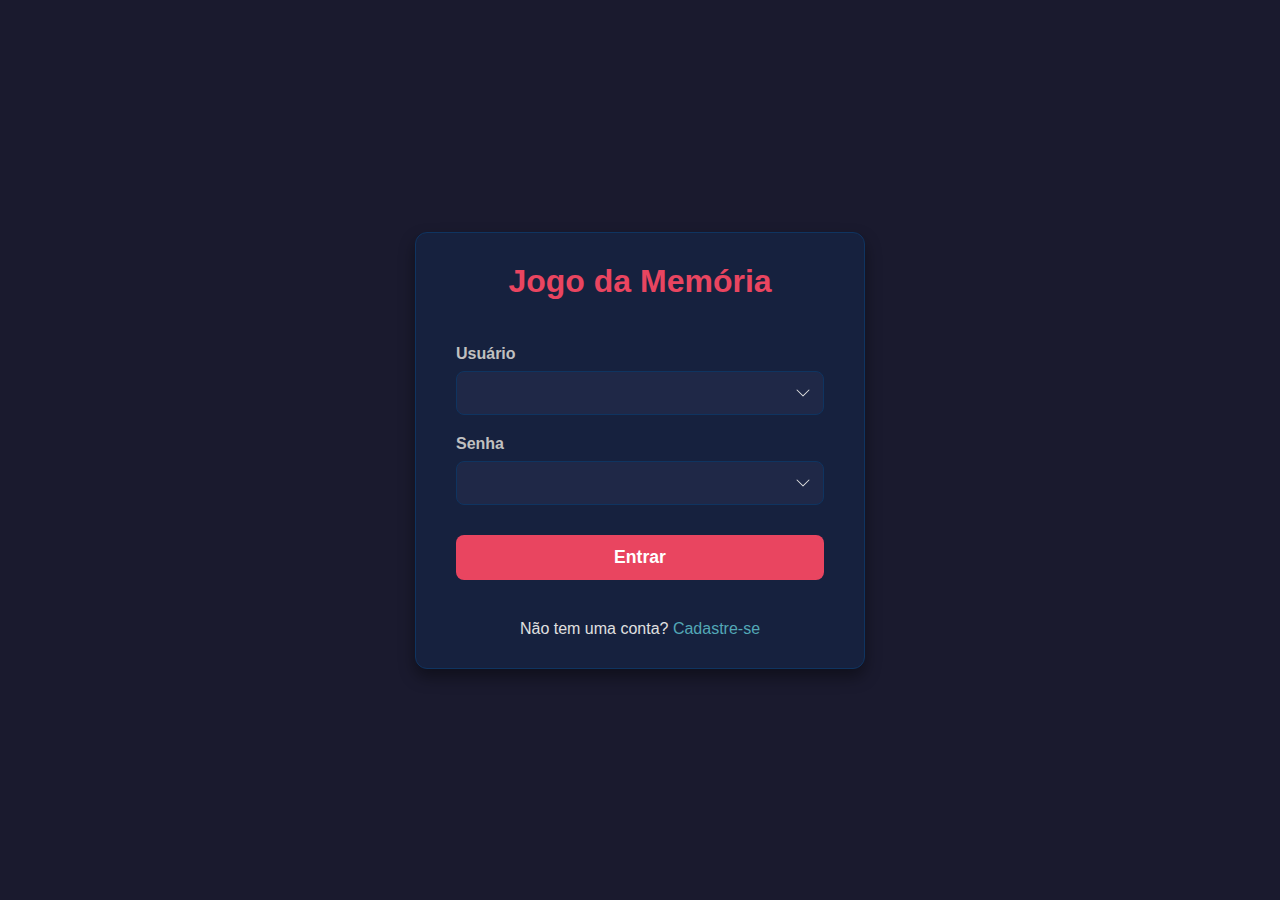
<file: index.html>
<!DOCTYPE html>
<html lang="pt-BR">
<head>
    <meta charset="UTF-8">
    <meta name="viewport" content="width=device-width, initial-scale=1.0">
    <title>Jogo da Memória - Login</title>
    <link rel="stylesheet" href="index.css">
</head>
<body>
    <main class="container form-container">
        <header>
            <h1>Jogo da Memória</h1>
        </header>
        <!-- O formulário aponta para a página do jogo para simular a navegação -->
        <form action="jogo.html" method="get">
            <div class="form-group">
                <label for="username">Usuário</label>
                <input type="text" id="username" name="username" required>
            </div>
            <div class="form-group">
                <label for="password">Senha</label>
                <input type="password" id="password" name="password" required>
            </div>
            <button type="submit" class="btn">Entrar</button>
        </form>
        <footer>
            <div class="form-link">
                <p>Não tem uma conta? <a href="cadastro.html">Cadastre-se</a></p>
            </div>
        </footer>
    </main>
</body>
</html>
</file>
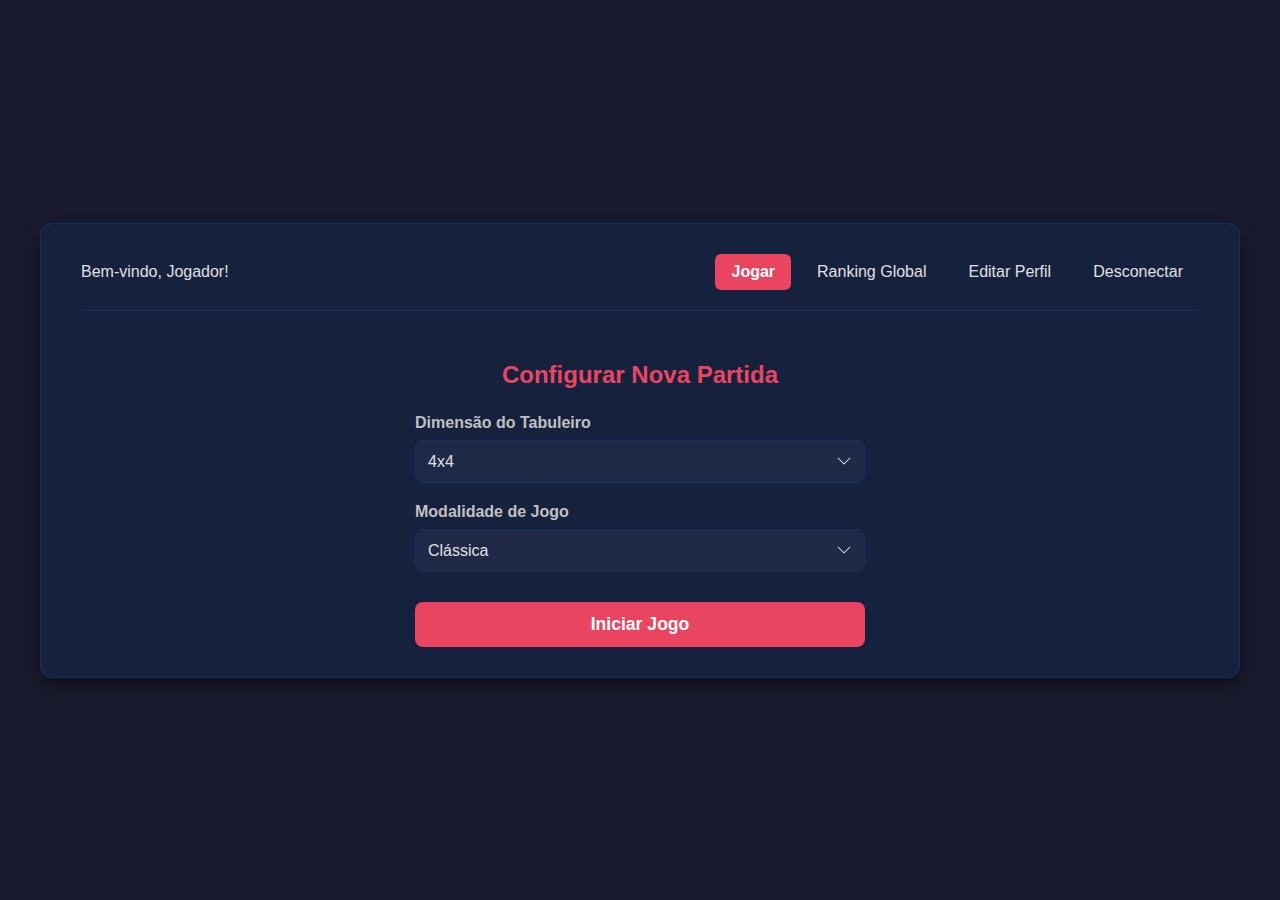
<file: config.html>
<!DOCTYPE html>
<html lang="pt-BR">
<head>
    <meta charset="UTF-8">
    <meta name="viewport" content="width=device-width, initial-scale=1.0">
    <title>Configurar Partida - Jogo da Memória</title>
    <link rel="stylesheet" href="index.css">
</head>
<body>
    <div class="container">
        <header class="main-header">
            <div class="welcome-message">
                Bem-vindo, <span>Jogador</span>!
            </div>
            <nav>
                <a href="jogo.html" class="active">Jogar</a>
                <a href="ranking.html">Ranking Global</a>
                <a href="perfil.html">Editar Perfil</a>
                <a href="index.html">Desconectar</a>
            </nav>
        </header>
        <main>
            <section class="form-container" style="margin-top: 20px;">
                <h2>Configurar Nova Partida</h2>
                <form id="configForm">
                    <div class="form-group">
                        <label for="board-size">Dimensão do Tabuleiro</label>
                        <select id="board-size" name="board-size">
                            <option value="2">2x2</option>
                            <option value="4" selected>4x4</option>
                            <option value="6">6x6</option>
                            <option value="8">8x8</option>
                        </select>
                    </div>
                    <div class="form-group">
                        <label for="game-mode">Modalidade de Jogo</label>
                        <select id="game-mode" name="game-mode">
                            <option value="classic">Clássica</option>
                            <option value="time-attack">Contra o Tempo</option>
                        </select>
                    </div>
                    <button type="submit" class="btn">Iniciar Jogo</button>
                </form>
            </section>
        </main>
    </div>
    <script>
    document.getElementById('configForm').addEventListener('submit', function(e){
        e.preventDefault();
        const size = document.getElementById('board-size').value;
        const mode = document.getElementById('game-mode').value;
        const url = new URL(window.location.origin + window.location.pathname.replace('config.html','jogo.html'));
        url.searchParams.set('size', size);
        url.searchParams.set('mode', mode);
        window.location.href = url.toString();
    });
    </script>
</body>
</html>
</file>
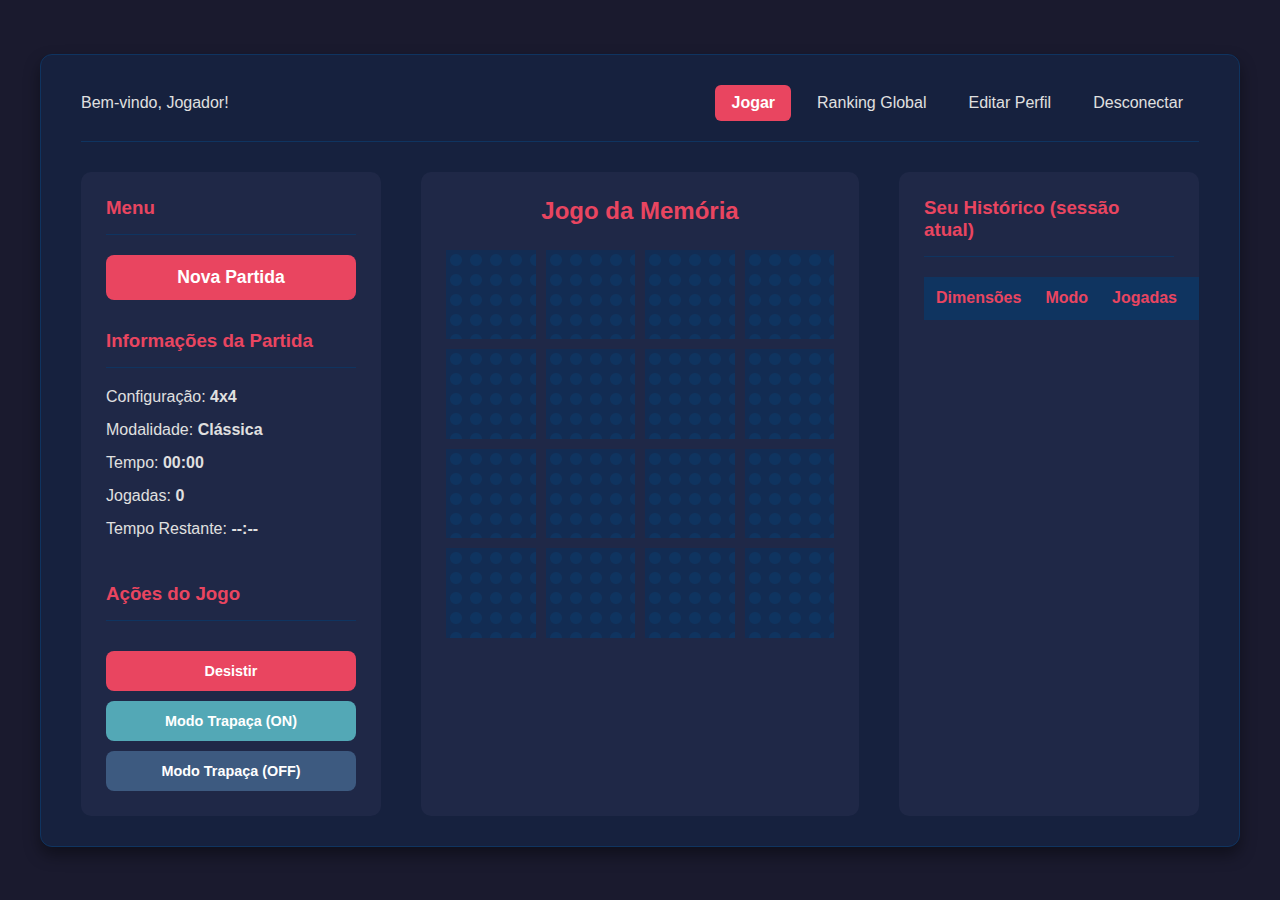
<file: jogo.html>
<!DOCTYPE html>
<html lang="pt-BR">
<head>
    <meta charset="UTF-8">
    <meta name="viewport" content="width=device-width, initial-scale=1.0">
    <title>Jogo da Memória</title>
    <link rel="stylesheet" href="index.css">
    <style>
      .card.revealed { transform: none !important; }
    </style>
</head>
<body>
    <div class="container">
        <header class="main-header">
            <div class="welcome-message">
                Bem-vindo, <span id="playerName">Jogador</span>!
            </div>
            <nav>
                <a href="jogo.html" class="active">Jogar</a>
                <a href="ranking.html">Ranking Global</a>
                <a href="perfil.html">Editar Perfil</a>
                <a href="index.html" id="logoutLink">Desconectar</a>
            </nav>
        </header>
        <main class="game-page-layout">
            <aside class="game-info">
                <section class="game-setup">
                    <h3>Menu</h3>
                    <a href="config.html" class="btn">Nova Partida</a>
                </section>
                <section class="game-status">
                    <h3>Informações da Partida</h3>
                    <div class="info-item">Configuração: <span id="confValue">--</span></div>
                    <div class="info-item">Modalidade: <span id="modeValue">--</span></div>
                    <div class="info-item">Tempo: <span id="timeValue">00:00</span></div>
                    <div class="info-item">Jogadas: <span id="movesValue">0</span></div>
                    <div class="info-item">Tempo Restante: <span id="remainValue">--:--</span></div>
                </section>
                <section class="game-actions">
                    <h3>Ações do Jogo</h3>
                    <button class="btn" id="btnGiveUp">Desistir</button>
                    <button class="btn cheat-on" id="btnCheatOn">Modo Trapaça (ON)</button>
                    <button class="btn cheat-off" id="btnCheatOff">Modo Trapaça (OFF)</button>
                </section>
            </aside>
            <section class="game-board-container">
                <h2>Jogo da Memória</h2>
                <div id="board" class="game-board" role="grid" aria-label="Tabuleiro do jogo da memória"></div>
            </section>
            <aside class="game-history">
                <h3>Seu Histórico (sessão atual)</h3>
                <table id="sessionHistory">
                    <thead>
                        <tr>
                            <th>Dimensões</th>
                            <th>Modo</th>
                            <th>Jogadas</th>
                            <th>Tempo</th>
                            <th>Resultado</th>
                        </tr>
                    </thead>
                    <tbody></tbody>
                </table>
            </aside>
        </main>
    </div>
    <script src="jogo.js"></script>
</body>
</html>
</file>
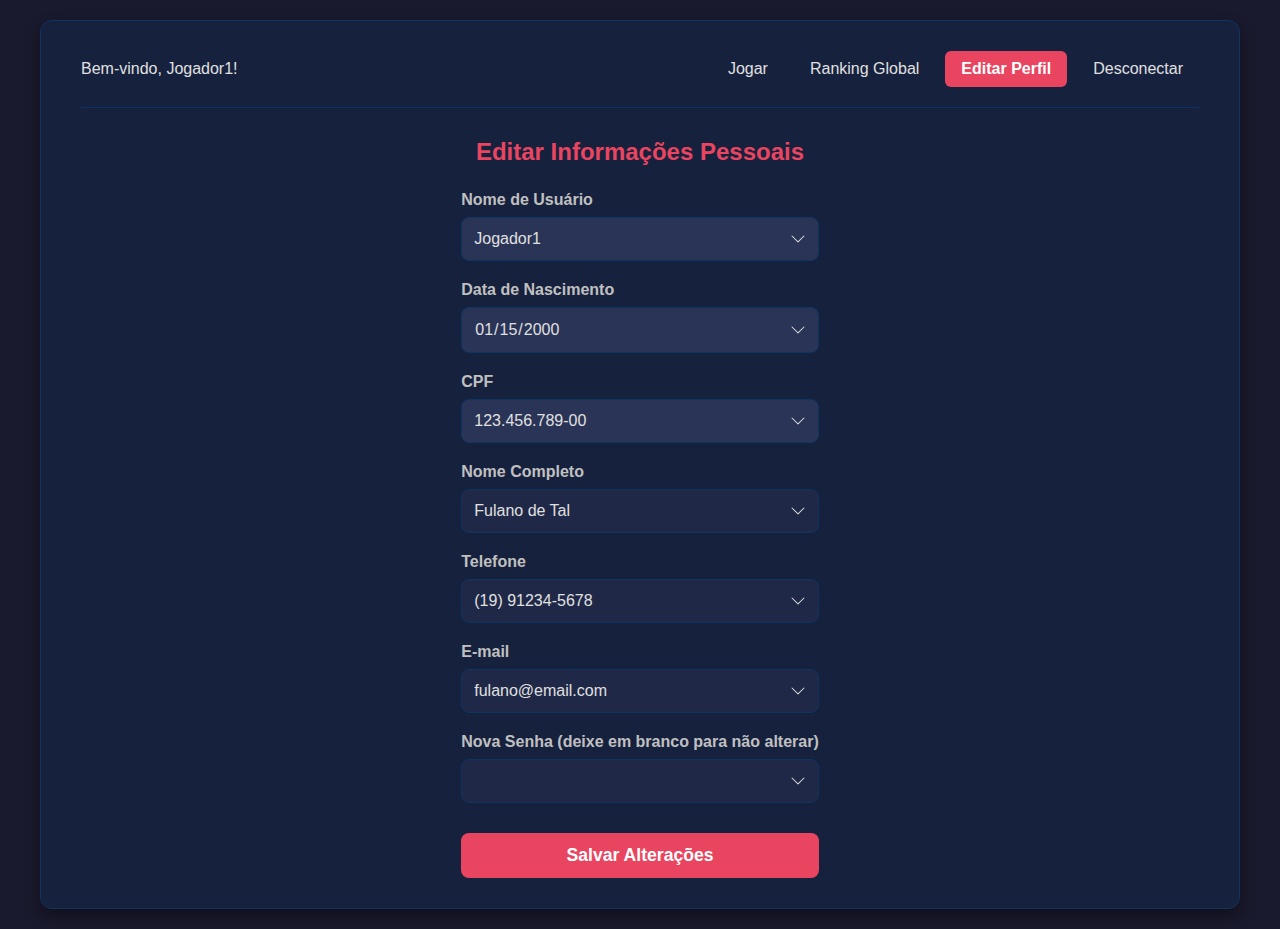
<file: perfil.html>
<!DOCTYPE html>
<html lang="pt-BR">
<head>
    <meta charset="UTF-8">
    <meta name="viewport" content="width=device-width, initial-scale=1.0">
    <title>Jogo da Memória - Editar Perfil</title>
    <link rel="stylesheet" href="index.css">
</head>
<body>
    <div class="container">
        <header class="main-header">
             <div class="welcome-message">
                Bem-vindo, <span>Jogador1</span>!
            </div>
            <nav>
                <a href="jogo.html">Jogar</a>
                <a href="ranking.html">Ranking Global</a>
                <a href="perfil.html" class="active">Editar Perfil</a>
                <a href="index.html">Desconectar</a>
            </nav>
        </header>

        <main class="form-container">
            <section>
                <h2>Editar Informações Pessoais</h2>
            
                <form action="jogo.html" method="get">
                    <div class="form-group">
                        <label for="username">Nome de Usuário</label>
                        <input type="text" id="username" name="username" value="Jogador1" readonly disabled>
                    </div>
                    <div class="form-group">
                        <label for="birthdate">Data de Nascimento</label>
                        <input type="date" id="birthdate" name="birthdate" value="2000-01-15" readonly disabled>
                    </div>
                    <div class="form-group">
                        <label for="cpf">CPF</label>
                        <input type="text" id="cpf" name="cpf" value="123.456.789-00" readonly disabled>
                    </div>
                     <div class="form-group">
                        <label for="fullname">Nome Completo</label>
                        <input type="text" id="fullname" name="fullname" value="Fulano de Tal" required>
                    </div>
                    <div class="form-group">
                        <label for="phone">Telefone</label>
                        <input type="tel" id="phone" name="phone" value="(19) 91234-5678">
                    </div>
                    <div class="form-group">
                        <label for="email">E-mail</label>
                        <input type="email" id="email" name="email" value="fulano@email.com" required>
                    </div>
                    <div class="form-group">
                        <label for="password">Nova Senha (deixe em branco para não alterar)</label>
                        <input type="password" id="password" name="password">
                    </div>
                    <button type="submit" class="btn">Salvar Alterações</button>
                </form>
            </section>
        </main>
    </div>
</body>
</html>
</file>
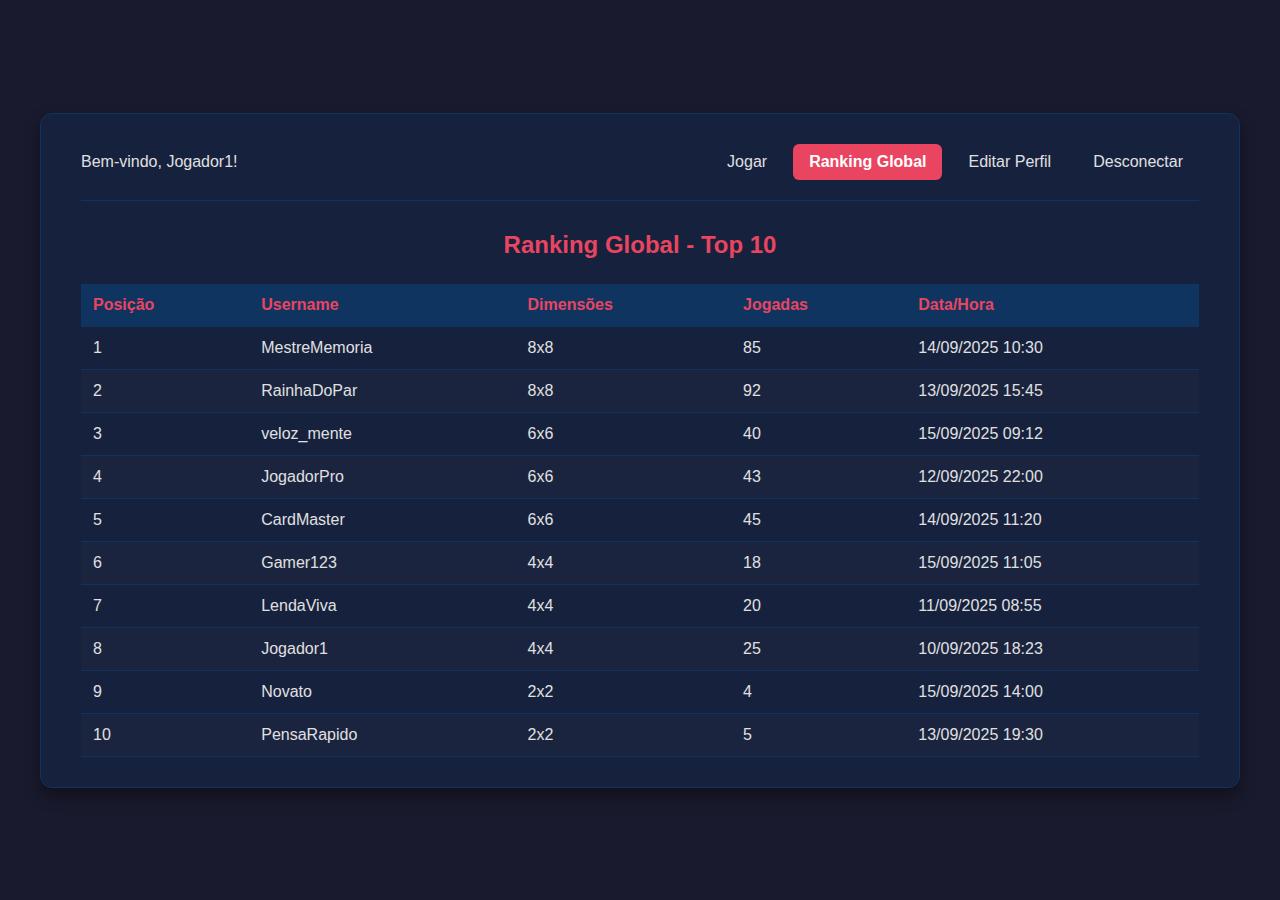
<file: ranking.html>
<!DOCTYPE html>
<html lang="pt-BR">
<head>
    <meta charset="UTF-8">
    <meta name="viewport" content="width=device-width, initial-scale=1.0">
    <title>Jogo da Memória - Ranking Global</title>
    <link rel="stylesheet" href="index.css">
</head>
<body>
    <div class="container">
        <header class="main-header">
            <div class="welcome-message">
                Bem-vindo, <span>Jogador1</span>!
            </div>
            <nav>
                <a href="jogo.html">Jogar</a>
                <a href="ranking.html" class="active">Ranking Global</a>
                <a href="perfil.html">Editar Perfil</a>
                <a href="index.html">Desconectar</a>
            </nav>
        </header>

        <main>
            <section>
                <h2>Ranking Global - Top 10</h2>
                <table>
                    <thead>
                        <tr>
                            <th>Posição</th>
                            <th>Username</th>
                            <th>Dimensões</th>
                            <th>Jogadas</th>
                            <th>Data/Hora</th>
                        </tr>
                    </thead>
                    <tbody>
                        <tr>
                            <td>1</td>
                            <td>MestreMemoria</td>
                            <td>8x8</td>
                            <td>85</td>
                            <td>14/09/2025 10:30</td>
                        </tr>
                        <tr>
                            <td>2</td>
                            <td>RainhaDoPar</td>
                            <td>8x8</td>
                            <td>92</td>
                            <td>13/09/2025 15:45</td>
                        </tr>
                        <tr>
                            <td>3</td>
                            <td>veloz_mente</td>
                            <td>6x6</td>
                            <td>40</td>
                            <td>15/09/2025 09:12</td>
                        </tr>
                        <tr>
                            <td>4</td>
                            <td>JogadorPro</td>
                            <td>6x6</td>
                            <td>43</td>
                            <td>12/09/2025 22:00</td>
                        </tr>
                        <tr>
                            <td>5</td>
                            <td>CardMaster</td>
                            <td>6x6</td>
                            <td>45</td>
                            <td>14/09/2025 11:20</td>
                        </tr>
                        <tr>
                            <td>6</td>
                            <td>Gamer123</td>
                            <td>4x4</td>
                            <td>18</td>
                            <td>15/09/2025 11:05</td>
                        </tr>
                        <tr>
                            <td>7</td>
                            <td>LendaViva</td>
                            <td>4x4</td>
                            <td>20</td>
                            <td>11/09/2025 08:55</td>
                        </tr>
                        <tr>
                            <td>8</td>
                            <td>Jogador1</td>
                            <td>4x4</td>
                            <td>25</td>
                            <td>10/09/2025 18:23</td>
                        </tr>
                        <tr>
                            <td>9</td>
                            <td>Novato</td>
                            <td>2x2</td>
                            <td>4</td>
                            <td>15/09/2025 14:00</td>
                        </tr>
                        <tr>
                            <td>10</td>
                            <td>PensaRapido</td>
                            <td>2x2</td>
                            <td>5</td>
                            <td>13/09/2025 19:30</td>
                        </tr>
                    </tbody>
                </table>
            </section>
        </main>
    </div>
</body>
</html>
</file>
<file: index.css>
/* Reset Básico e Padrões Globais */
* {
    margin: 0;
    padding: 0;
    box-sizing: border-box;
    font-family: 'Segoe UI', Tahoma, Geneva, Verdana, sans-serif;
}

body {
    background-color: #1a1a2e;
    color: #e0e0e0;
    display: flex;
    justify-content: center;
    align-items: center;
    min-height: 100vh;
    padding: 20px;
}

/* Container Principal - Agora usando Grid para estrutura geral */
.container {
    background-color: #16213e;
    padding: 30px 40px;
    border-radius: 12px;
    box-shadow: 0 8px 16px rgba(0, 0, 0, 0.4);
    width: 100%;
    max-width: 1200px;
    border: 1px solid #0f3460;
    display: grid;
    /* Ativa o layout de grade */
    grid-template-rows: auto 1fr;
    /* Linha do cabeçalho com altura automática, conteúdo principal preenche o resto */
    gap: 30px;
    /* Espaçamento entre o cabeçalho e o conteúdo principal */
}

h1,
h2 {
    color: #e94560;
    text-align: center;
    margin-bottom: 25px;
}

h3 {
    color: #e94560;
    margin-bottom: 20px;
    border-bottom: 1px solid #0f3460;
    padding-bottom: 15px;
}

/* Formulários de Login e Cadastro - Organizado com Grid */
.form-container {
    max-width: 450px;
    margin: 0 auto;
    /* Sobrepõe a grade do .container para um layout de 3 linhas: header, form, footer */
    grid-template-rows: auto 1fr auto;
    gap: 20px;
}

.form-group {
    margin-bottom: 20px;
}

.form-group label {
    display: block;
    margin-bottom: 8px;
    font-weight: bold;
    color: #c0c0c0;
}

.form-group input,
.form-group select {
    width: 100%;
    padding: 12px;
    background-color: #1f2847;
    border: 1px solid #0f3460;
    border-radius: 8px;
    color: #e0e0e0;
    font-size: 1rem;
    -webkit-appearance: none;
    -moz-appearance: none;
    appearance: none;
    background-image: url("data:image/svg+xml,%3Csvg xmlns='http://www.w3.org/2000/svg' width='16' height='16' fill='%23e0e0e0' viewBox='0 0 16 16'%3E%3Cpath fill-rule='evenodd' d='M1.646 4.646a.5.5 0 0 1 .708 0L8 10.293l5.646-5.647a.5.5 0 0 1 .708.708l-6 6a.5.5 0 0 1-.708 0l-6-6a.5.5 0 0 1 0-.708z'/%3E%3C/svg%3E");
    background-repeat: no-repeat;
    background-position: right 12px center;
}

.form-group input:focus,
.form-group select:focus {
    outline: none;
    border-color: #e94560;
    box-shadow: 0 0 8px rgba(233, 69, 96, 0.5);
}

.form-group input[readonly],
.form-group input[disabled] {
    background-color: #2a3457;
    cursor: not-allowed;
}

.btn {
    width: 100%;
    padding: 12px;
    background-color: #e94560;
    border: none;
    border-radius: 8px;
    color: #ffffff;
    font-size: 1.1rem;
    font-weight: bold;
    cursor: pointer;
    transition: background-color 0.3s ease, transform 0.2s ease;
    margin-top: 10px;
}

.btn:hover {
    background-color: #d43d51;
    transform: translateY(-2px);
}

a.btn {
    display: block;
    text-align: center;
    text-decoration: none;
}

.form-link {
    text-align: center;
    margin-top: 20px;
}

.form-link a {
    color: #53a8b6;
    text-decoration: none;
    transition: color 0.3s;
}

.form-link a:hover {
    color: #e94560;
    text-decoration: underline;
}

/* Header de Navegação (Páginas Internas) */
.main-header {
    display: flex;
    justify-content: space-between;
    align-items: center;
    padding-bottom: 20px;
    border-bottom: 1px solid #0f3460;
}

.main-header nav {
    display: flex;
    gap: 10px;
}

.main-header nav a {
    text-decoration: none;
    color: #e0e0e0;
    padding: 8px 15px;
    border-radius: 6px;
    transition: background-color 0.3s ease, color 0.3s ease;
    border: 1px solid transparent;
}

.main-header nav a:hover {
    background-color: #2a3457;
}

.main-header nav a.active {
    background-color: #e94560;
    color: #fff;
    font-weight: bold;
}


/* Conteúdo Principal */
main {
    grid-row: 2 / 3;
}

/* Página do Jogo - Layout de 3 colunas com Grid */
.game-page-layout {
    display: grid;
    grid-template-columns: 300px 1fr 300px;
    gap: 40px;
}

.game-info,
.game-board-container,
.game-history {
    background-color: #1f2847;
    padding: 25px;
    border-radius: 10px;
}

.game-info {
    display: flex;
    flex-direction: column;
    gap: 30px;
}

.game-history {
    overflow-x: auto;
}

.info-item {
    margin-bottom: 15px;
}

.info-item span {
    font-weight: bold;
}

.game-actions .btn {
    font-size: 0.9rem;
}

.btn.cheat-on {
    background-color: #53a8b6;
}

.btn.cheat-on:hover {
    background-color: #4b95a2;
}

.btn.cheat-off {
    background-color: #3d5a80;
}

.btn.cheat-off:hover {
    background-color: #354e6f;
}

/* Tabuleiro do Jogo (Estático) - Grid aninhado */
.game-board {
    display: grid;
    grid-template-columns: repeat(4, 1fr);
    gap: 10px;
    aspect-ratio: 1 / 1;
}

.card {
    background-color: #53a8b6;
    width: 100%;
    aspect-ratio: 1 / 1;
    /* Mantém quadrado proporcional ao grid */
    display: flex;
    justify-content: center;
    align-items: center;
    font-size: 2.2rem;
    overflow: hidden;
    line-height: 1;
    user-select: none;
}

.card.hidden {
    background-color: #0f3460;
    background-image: url("data:image/svg+xml,%3Csvg width='20' height='20' viewBox='0 0 20 20' xmlns='http://www.w3.org/2000/svg'%3E%3Cpath d='M0 0h20v20H0V0zm10 16a6 6 0 1 1 0-12 6 6 0 0 1 0 12z' fill='%2316213e' fill-opacity='0.4' fill-rule='evenodd'/%3E%3C/svg%3E");
}

/* Tabelas (Histórico e Ranking) */
table {
    width: 100%;
    border-collapse: collapse;
    margin-top: 15px;
    white-space: nowrap;
}

th,
td {
    padding: 12px;
    text-align: left;
    border-bottom: 1px solid #0f3460;
}

thead {
    background-color: #0f3460;
}

th {
    color: #e94560;
    font-weight: bold;
}

tbody tr:nth-child(even) {
    background-color: #1a243f;
}

tbody tr:hover {
    background-color: #2a3457;
}

.win {
    color: #2ecc71;
    font-weight: bold;
}

.loss {
    color: #e74c3c;
    font-weight: bold;
}
</file>
